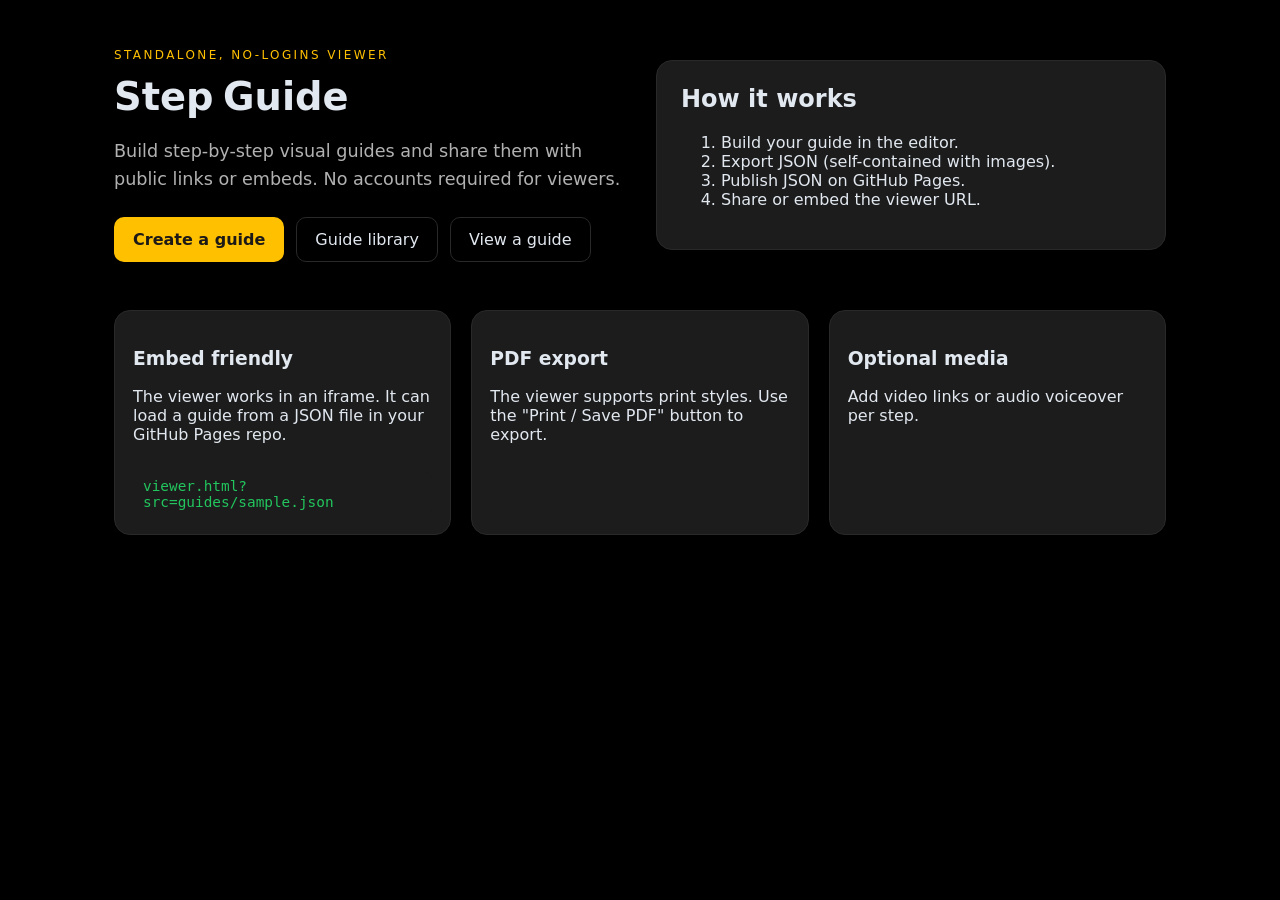
<file: index.html>
<!doctype html>
<html lang="en">
  <head>
    <meta charset="utf-8" />
    <meta name="viewport" content="width=device-width, initial-scale=1" />
    <title>Step Guide - Static Guide Builder</title>
    <link rel="stylesheet" href="assets/app.css" />
  </head>
  <body>
    <main class="shell">
      <header class="hero">
        <div>
          <p class="eyebrow">Standalone, no-logins viewer</p>
          <h1>Step Guide</h1>
          <p class="lede">
            Build step-by-step visual guides and share them with public links or embeds.
            No accounts required for viewers.
          </p>
          <div class="actions">
            <a class="btn primary" href="editor.html">Create a guide</a>
            <a class="btn" href="library.html">Guide library</a>
            <a class="btn" href="viewer.html">View a guide</a>
          </div>
        </div>
        <div class="card">
          <h2>How it works</h2>
          <ol>
            <li>Build your guide in the editor.</li>
            <li>Export JSON (self-contained with images).</li>
            <li>Publish JSON on GitHub Pages.</li>
            <li>Share or embed the viewer URL.</li>
          </ol>
        </div>
      </header>

      <section class="grid">
        <div class="panel">
          <h3>Embed friendly</h3>
          <p>
            The viewer works in an iframe. It can load a guide from a JSON file in
            your GitHub Pages repo.
          </p>
          <code class="code">viewer.html?src=guides/sample.json</code>
        </div>
        <div class="panel">
          <h3>PDF export</h3>
          <p>
            The viewer supports print styles. Use the "Print / Save PDF" button
            to export.
          </p>
        </div>
        <div class="panel">
          <h3>Optional media</h3>
          <p>
            Add video links or audio voiceover per step.
          </p>
        </div>
      </section>
    </main>
  </body>
</html>
</file>
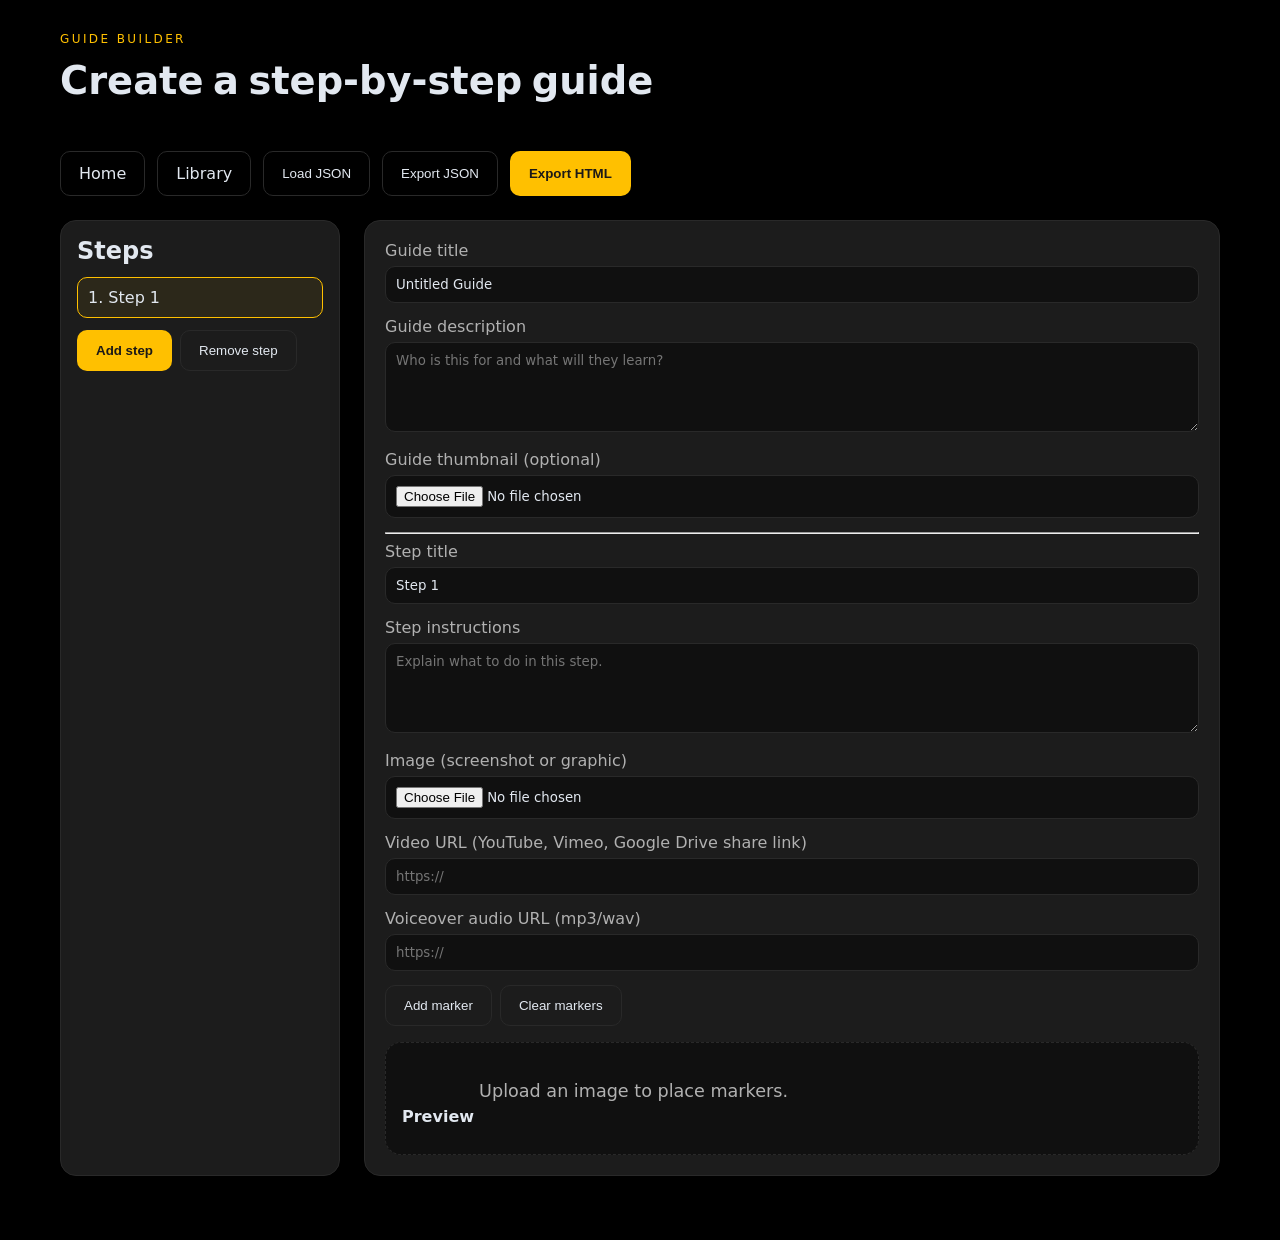
<file: editor.html>
<!doctype html>
<html lang="en">
  <head>
    <meta charset="utf-8" />
    <meta name="viewport" content="width=device-width, initial-scale=1" />
    <title>Guide Editor</title>
    <link rel="stylesheet" href="assets/app.css" />
  </head>
  <body>
    <main class="editor-shell">
      <div class="viewer-header">
        <div>
          <p class="eyebrow">Guide Builder</p>
          <h1>Create a step-by-step guide</h1>
        </div>
        <div class="actions">
          <a class="btn" href="index.html">Home</a>
          <a class="btn" href="library.html">Library</a>
          <button class="btn" id="loadJson">Load JSON</button>
          <button class="btn" id="exportJson">Export JSON</button>
          <button class="btn primary" id="exportHtml">Export HTML</button>
        </div>
      </div>

      <section class="editor-layout">
        <aside class="panel-list">
          <h2>Steps</h2>
          <div id="stepList"></div>
          <div class="step-actions">
            <button class="btn primary" id="addStep">Add step</button>
            <button class="btn" id="removeStep">Remove step</button>
          </div>
        </aside>

        <section class="form">
          <label>
            Guide title
            <input id="guideTitle" placeholder="Guide title" />
          </label>
          <label>
            Guide description
            <textarea id="guideDescription" placeholder="Who is this for and what will they learn?"></textarea>
          </label>
          <label>
            Guide thumbnail (optional)
            <input type="file" id="guideThumbnail" accept="image/*" />
          </label>

          <hr />

          <label>
            Step title
            <input id="stepTitle" placeholder="Step title" />
          </label>
          <label>
            Step instructions
            <textarea id="stepText" placeholder="Explain what to do in this step."></textarea>
          </label>
          <label>
            Image (screenshot or graphic)
            <input type="file" id="stepImage" accept="image/*" />
          </label>
          <label>
            Video URL (YouTube, Vimeo, Google Drive share link)
            <input id="stepVideo" placeholder="https://" />
          </label>
          <label>
            Voiceover audio URL (mp3/wav)
            <input id="stepAudio" placeholder="https://" />
          </label>
          <div class="step-actions">
            <button class="btn" id="addMarker">Add marker</button>
            <button class="btn" id="clearMarkers">Clear markers</button>
          </div>

          <div class="preview">
            <strong>Preview</strong>
            <div id="imageStage" class="image-stage"></div>
            <p id="markerHint" class="lede" style="margin: 12px 0 0; font-size: 0.95rem;"></p>
            <p id="saveStatus" class="lede" style="margin: 6px 0 0; font-size: 0.9rem;"></p>
          </div>
        </section>
      </section>
    </main>

    <input type="file" id="jsonFile" accept="application/json" hidden />
    <script src="assets/editor.js"></script>
  </body>
</html>
</file>
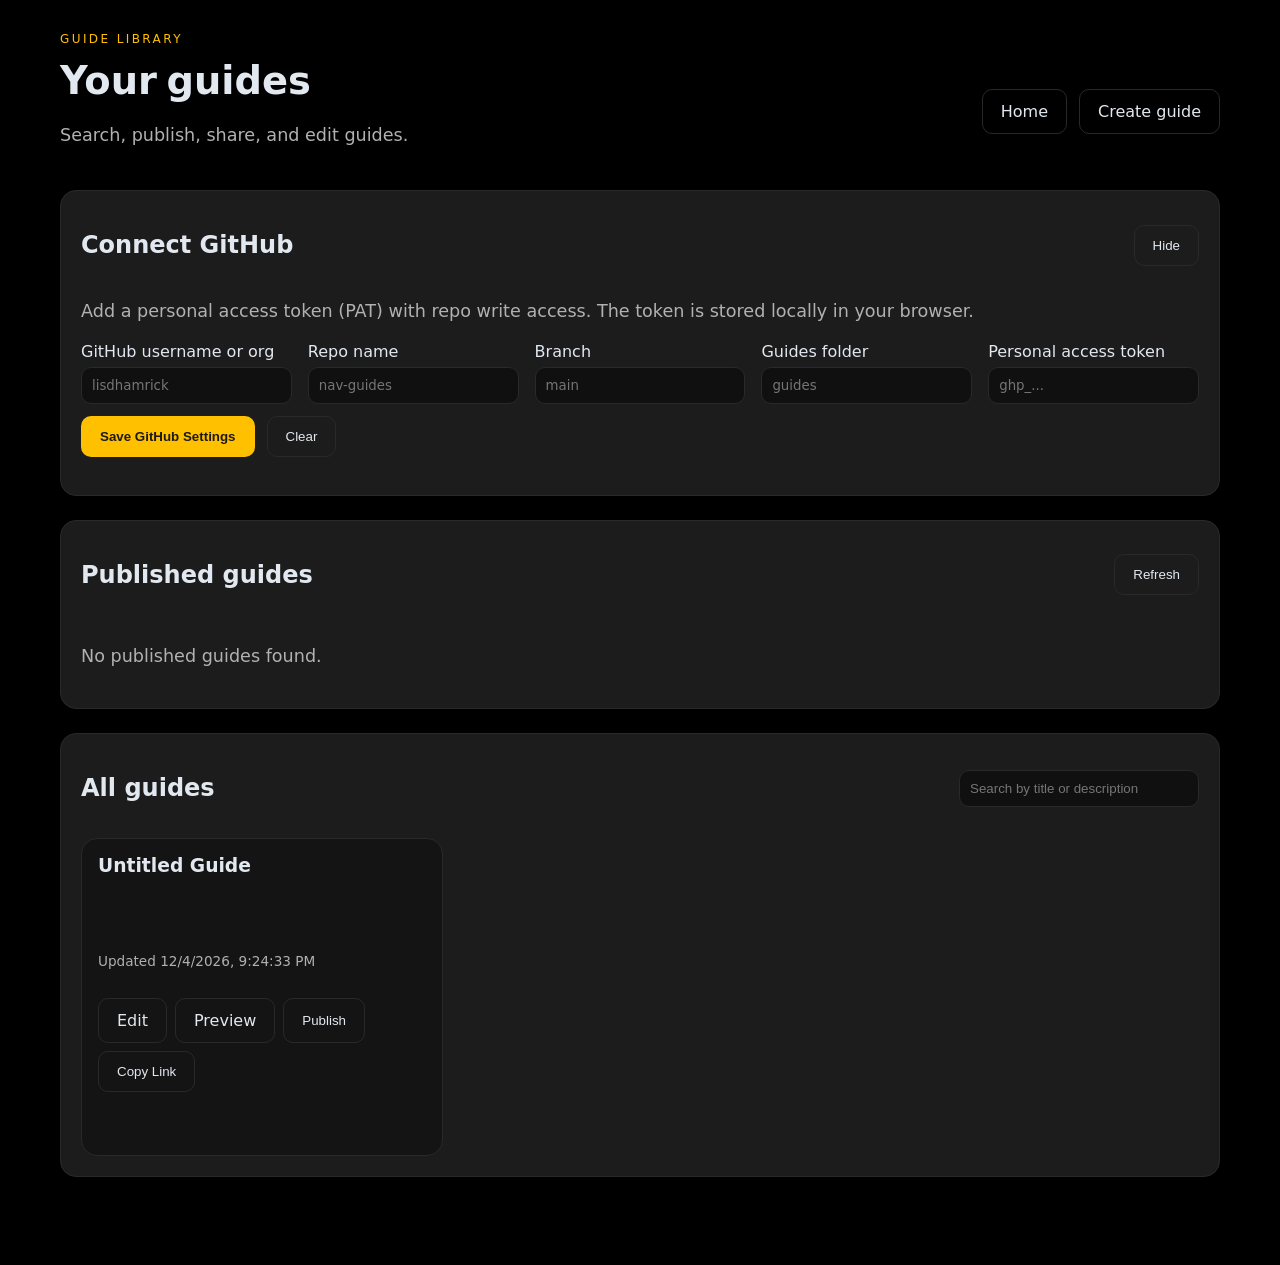
<file: library.html>
<!doctype html>
<html lang="en">
  <head>
    <meta charset="utf-8" />
    <meta name="viewport" content="width=device-width, initial-scale=1" />
    <title>Guide Library</title>
    <link rel="stylesheet" href="assets/app.css" />
  </head>
  <body>
    <main class="viewer-shell">
      <div class="viewer-header">
        <div>
          <p class="eyebrow">Guide Library</p>
          <h1>Your guides</h1>
          <p class="lede">Search, publish, share, and edit guides.</p>
        </div>
        <div class="actions">
          <a class="btn" href="index.html">Home</a>
          <a class="btn" href="editor.html">Create guide</a>
        </div>
      </div>

      <section class="library-panel" id="githubPanel">
        <div class="library-header">
          <h2>Connect GitHub</h2>
          <button class="btn" id="toggleGithub">Hide</button>
        </div>
        <p class="lede">
          Add a personal access token (PAT) with repo write access. The token is stored locally in your browser.
        </p>
        <div class="library-grid">
          <label>
            GitHub username or org
            <input id="ghOwner" placeholder="lisdhamrick" />
          </label>
          <label>
            Repo name
            <input id="ghRepo" placeholder="nav-guides" />
          </label>
          <label>
            Branch
            <input id="ghBranch" placeholder="main" />
          </label>
          <label>
            Guides folder
            <input id="ghFolder" placeholder="guides" />
          </label>
          <label>
            Personal access token
            <input id="ghToken" type="password" placeholder="ghp_..." />
          </label>
        </div>
        <div class="actions" style="margin-top: 12px;">
          <button class="btn primary" id="saveGithub">Save GitHub Settings</button>
          <button class="btn" id="clearGithub">Clear</button>
        </div>
        <p id="githubStatus" class="lede" style="margin-top: 8px;"></p>
      </section>

      <section class="library-panel" id="publishedPanel">
        <div class="library-header">
          <h2>Published guides</h2>
          <button class="btn" id="refreshPublished">Refresh</button>
        </div>
        <div id="publishedList" class="library-list"></div>
      </section>

      <section class="library-panel">
        <div class="library-header">
          <h2>All guides</h2>
          <input id="searchInput" class="library-search" placeholder="Search by title or description" />
        </div>
        <div id="guideList" class="library-list"></div>
      </section>
    </main>

    <script src="assets/library.js"></script>
  </body>
</html>
</file>
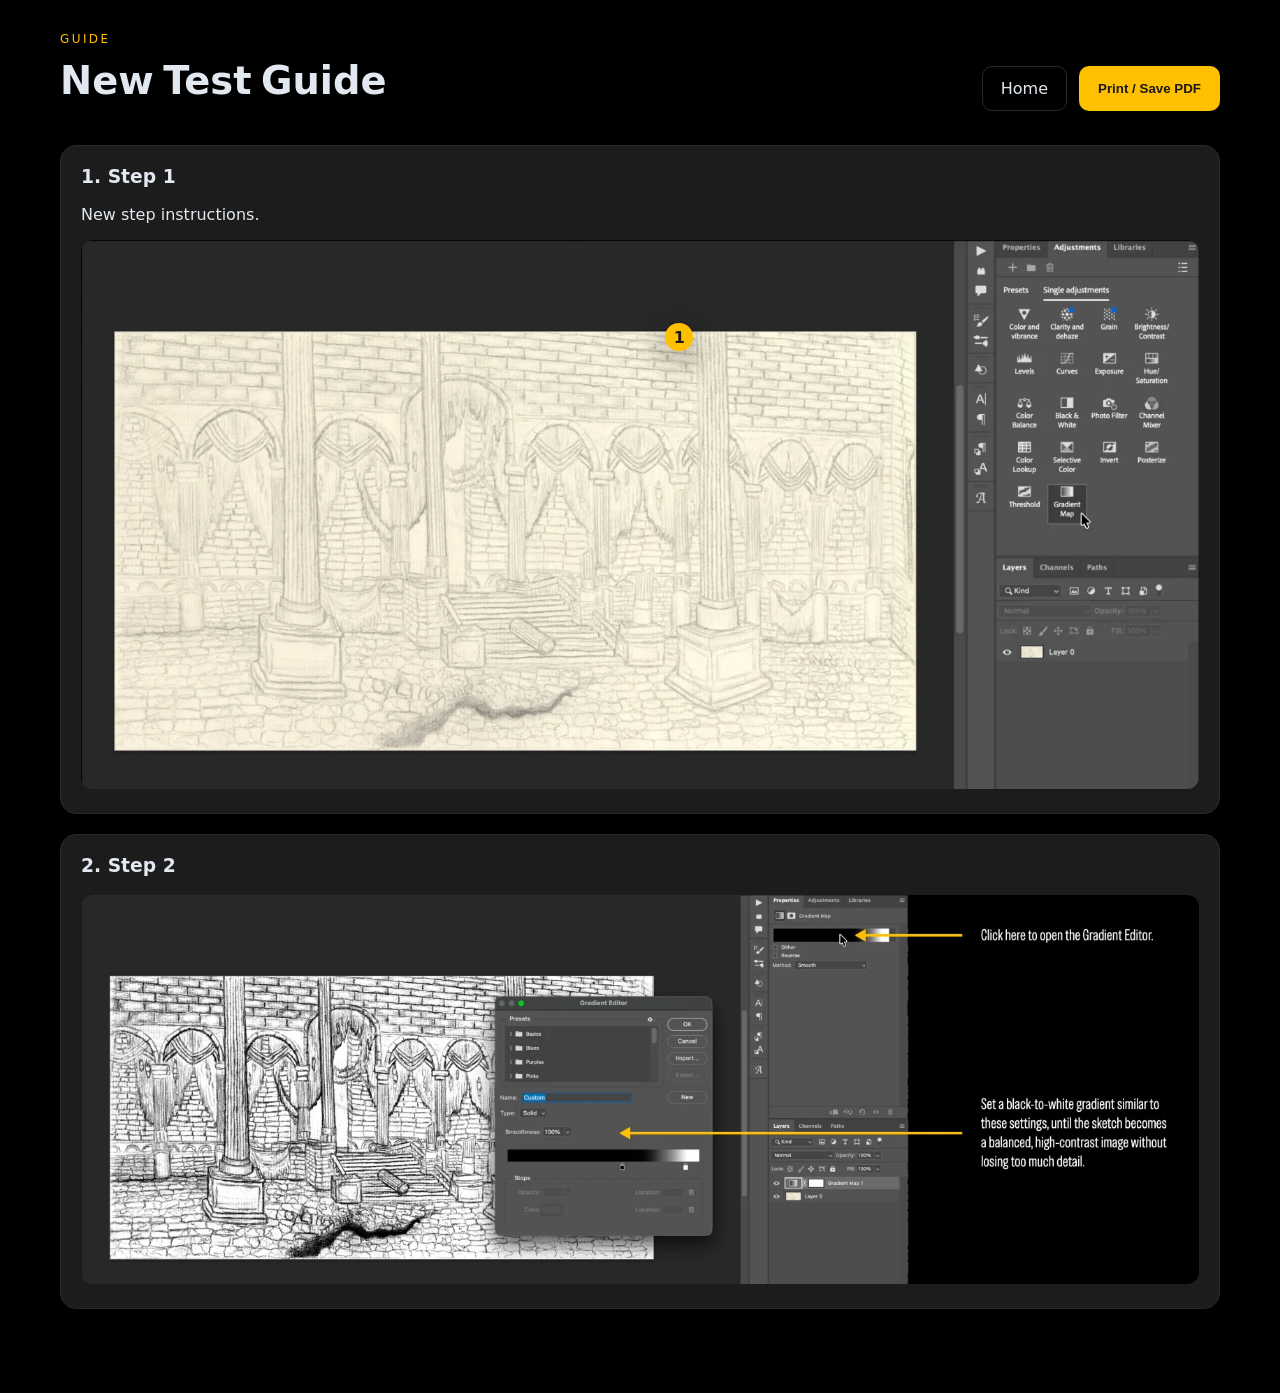
<file: test-guide.html>
<!doctype html>
<html lang="en">
  <head>
    <meta charset="utf-8" />
    <meta name="viewport" content="width=device-width, initial-scale=1" />
    <title>New Test Guide</title>
    <link rel="stylesheet" href="assets/app.css" />
  </head>
  <body>
    <main class="viewer-shell" id="app"></main>
    <script>
      window.GUIDE_DATA = {"title":"New Test Guide","description":"","steps":[{"title":"Step 1","text":"New step instructions.","imageDataUrl":"[data-uri]","markers":[{"x":53.51,"y":17.68,"label":"1"}],"videoUrl":"","audioUrl":""},{"title":"Step 2","text":"","imageDataUrl":"[data-uri]","markers":[],"videoUrl":"","audioUrl":""}]};
    </script>
    <script src="assets/viewer.js"></script>
  </body>
</html>
</file>
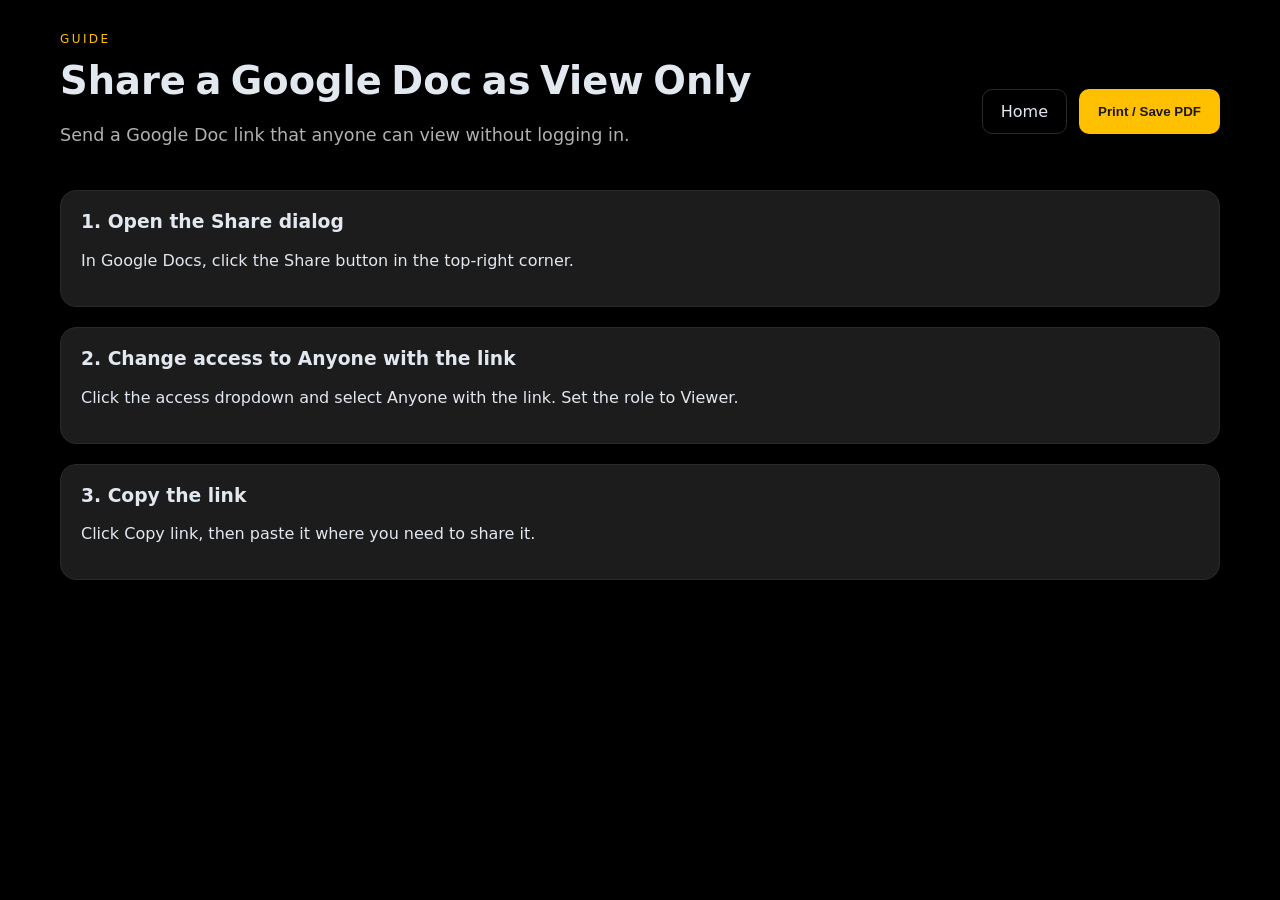
<file: viewer.html>
<!doctype html>
<html lang="en">
  <head>
    <meta charset="utf-8" />
    <meta name="viewport" content="width=device-width, initial-scale=1" />
    <title>Guide Viewer</title>
    <link rel="stylesheet" href="assets/app.css" />
  </head>
  <body>
    <main class="viewer-shell" id="app"></main>
    <script src="assets/viewer.js"></script>
  </body>
</html>
</file>
<file: assets/app.css>
:root {
  --bg: #000000;
  --panel: #353535;
  --accent: #ffc000;
  --accent-2: #22c55e;
  --text: #e2e8f0;
  --muted: #b1b1b1;
  --card: #1c1c1c;
  --border: #292929;
  --shadow: 0 10px 30px rgba(0, 0, 0, 0.45);
  --radius: 16px;
  --radius-sm: 10px;
  --font: "Futura", "Space Grotesk", "Trebuchet MS", system-ui, sans-serif;
}

* {
  box-sizing: border-box;
}

body {
  margin: 0;
  font-family: var(--font);
  /* background: radial-gradient(circle at top, #3b3b3b 0%, #292929 45%, #000000 100%); */
  background: var(--bg);
  color: var(--text);
  min-height: 100vh;
}

a {
  color: inherit;
  text-decoration: none;
}

.shell {
  max-width: 1100px;
  margin: 0 auto;
  padding: 48px 24px 64px;
}

.hero {
  display: grid;
  grid-template-columns: repeat(auto-fit, minmax(280px, 1fr));
  gap: 32px;
  align-items: center;
}

.eyebrow {
  text-transform: uppercase;
  font-size: 12px;
  letter-spacing: 0.2em;
  color: var(--accent);
  margin: 0 0 12px;
}

h1 {
  font-size: clamp(2.4rem, 3vw, 3.4rem);
  letter-spacing: 0em;
  word-spacing: -0.1em;
  margin: 0 0 12px;
}

.lede {
  color: var(--muted);
  font-size: 1.1rem;
  line-height: 1.6;
}

.actions {
  margin-top: 24px;
  display: flex;
  gap: 12px;
  flex-wrap: wrap;
}

.btn {
  padding: 12px 18px;
  border: 1px solid var(--border);
  border-radius: var(--radius-sm);
  background: transparent;
  color: var(--text);
  cursor: pointer;
  transition: transform 150ms ease, border 150ms ease, background 150ms ease;
}

.btn.primary {
  background: var(--accent);
  color: #1c1917;
  border-color: transparent;
  font-weight: 600;
}

.btn:hover {
  transform: translateY(-2px);
  border-color: var(--accent);
}

.card {
  background: var(--card);
  border: 1px solid var(--border);
  border-radius: var(--radius);
  padding: 24px;
  box-shadow: var(--shadow);
}

.card h2 {
  margin-top: 0;
}

.grid {
  margin-top: 48px;
  display: grid;
  gap: 20px;
  grid-template-columns: repeat(auto-fit, minmax(220px, 1fr));
}

.panel {
  border: 1px solid var(--border);
  border-radius: var(--radius);
  padding: 18px;
  background: var(--card);
}

.code {
  display: inline-block;
  margin-top: 12px;
  padding: 6px 10px;
  background: var(--card);
  border-radius: 8px;
  font-size: 0.9rem;
  color: var(--accent-2);
}

.editor-shell,
.viewer-shell {
  max-width: 1200px;
  margin: 0 auto;
  padding: 32px 20px 64px;
}

.editor-layout {
  display: grid;
  grid-template-columns: 280px 1fr;
  gap: 24px;
}

@media (max-width: 900px) {
  .editor-layout {
    grid-template-columns: 1fr;
  }
}

.panel-list {
  background: var(--card);
  border: 1px solid var(--border);
  border-radius: var(--radius);
  padding: 16px;
}

.panel-list h2 {
  margin: 0 0 12px;
}

.step-item {
  padding: 10px;
  border-radius: 10px;
  border: 1px solid transparent;
  cursor: pointer;
  color: var(--muted);
  margin-bottom: 8px;
}

.step-item.active {
  border-color: var(--accent);
  background: #ffc00012;
  color: var(--text);
}

.step-actions {
  display: flex;
  gap: 8px;
  flex-wrap: wrap;
  margin-top: 12px;
}

.form {
  background: var(--card);
  border: 1px solid var(--border);
  border-radius: var(--radius);
  padding: 20px;
}

.form label {
  display: block;
  margin-bottom: 14px;
  color: var(--muted);
}

.form input,
.form textarea,
.form select {
  width: 100%;
  margin-top: 6px;
  padding: 10px;
  background: #101010;
  border: 1px solid var(--border);
  border-radius: 10px;
  color: var(--text);
  font-family: var(--font);
}

.form textarea {
  min-height: 90px;
  resize: vertical;
}

.preview {
  background: #101010;
  border: 1px dashed var(--border);
  border-radius: var(--radius);
  padding: 16px;
  margin-top: 16px;
}

.preview img {
  max-width: 100%;
  height: auto;
  display: block;
  border-radius: 12px;
}

.marker {
  position: absolute;
  transform: translate(-50%, -50%);
  background: var(--accent);
  color: #1c1917;
  font-weight: 700;
  border-radius: 999px;
  width: 28px;
  height: 28px;
  display: flex;
  align-items: center;
  justify-content: center;
  box-shadow: var(--shadow);
}

.image-stage {
  position: relative;
  display: inline-block;
  max-width: 100%;
  overflow: hidden;
}

.image-stage img {
  max-width: 100%;
  height: auto;
  display: block;
  border-radius: 12px;
}

.viewer-header {
  display: flex;
  justify-content: space-between;
  flex-wrap: wrap;
  gap: 12px;
  align-items: center;
  margin-bottom: 24px;
}

.viewer-step {
  background: var(--card);
  border: 1px solid var(--border);
  border-radius: var(--radius);
  padding: 20px;
  margin-bottom: 20px;
  overflow: hidden;
}

.viewer-step h3 {
  margin-top: 0;
}

.viewer-media {
  margin-top: 12px;
}

.viewer-media iframe,
.viewer-media video {
  width: 100%;
  border-radius: 12px;
  border: 1px solid var(--border);
}

.audio {
  margin-top: 12px;
  width: 100%;
}

.lightbox {
  position: fixed;
  inset: 0;
  background: rgba(5, 5, 5, 0.85);
  display: flex;
  align-items: center;
  justify-content: center;
  padding: 24px;
  z-index: 9999;
}

.lightbox.hidden {
  display: none;
}

.lightbox img {
  width: 95vw;
  height: 95vh;
  object-fit: contain;
  border-radius: 12px;
  box-shadow: 0 20px 50px rgba(0, 0, 0, 0.5);
}

.lightbox .lightbox-close {
  position: absolute;
  top: 24px;
  right: 24px;
  font-size: 20px;
  width: 40px;
  height: 40px;
  display: grid;
  place-items: center;
}

.print-only {
  display: none;
}

@media print {
  body {
    background: #fff;
    color: #111;
  }

  .viewer-shell {
    padding: 0;
  }

  .btn,
  .viewer-header a {
    display: none;
  }

  .viewer-step {
    page-break-inside: avoid;
  }

  .print-only {
    display: block;
  }
}

.library-panel {
  background: var(--card);
  border: 1px solid var(--border);
  border-radius: var(--radius);
  padding: 20px;
  margin-bottom: 24px;
}

.library-grid {
  display: grid;
  grid-template-columns: repeat(auto-fit, minmax(200px, 1fr));
  gap: 16px;
}

.library-grid input {
  width: 100%;
  margin-top: 6px;
  padding: 10px;
  background: #101010;
  border: 1px solid var(--border);
  border-radius: 10px;
  color: var(--text);
  font-family: var(--font);
}

.library-header {
  display: flex;
  flex-wrap: wrap;
  align-items: center;
  justify-content: space-between;
  gap: 12px;
  margin-bottom: 16px;
}

.library-search {
  min-width: 240px;
  padding: 10px;
  border-radius: 10px;
  border: 1px solid var(--border);
  background: #101010;
  color: var(--text);
}

.library-list {
  display: grid;
  grid-template-columns: repeat(auto-fill, minmax(280px, 1fr));
  gap: 16px;
}

.library-card {
  border: 1px solid var(--border);
  border-radius: var(--radius);
  padding: 16px;
  background: #141414;
  display: grid;
  gap: 12px;
}

.library-card-body {
  display: grid;
  gap: 10px;
}

.library-thumb {
  width: 100%;
  max-height: 220px;
  object-fit: cover;
  border-radius: 12px;
  border: 1px solid var(--border);
}

.library-card h3 {
  margin: 0 0 6px;
}

.library-actions {
  display: flex;
  flex-wrap: wrap;
  gap: 8px;
}
</file>
